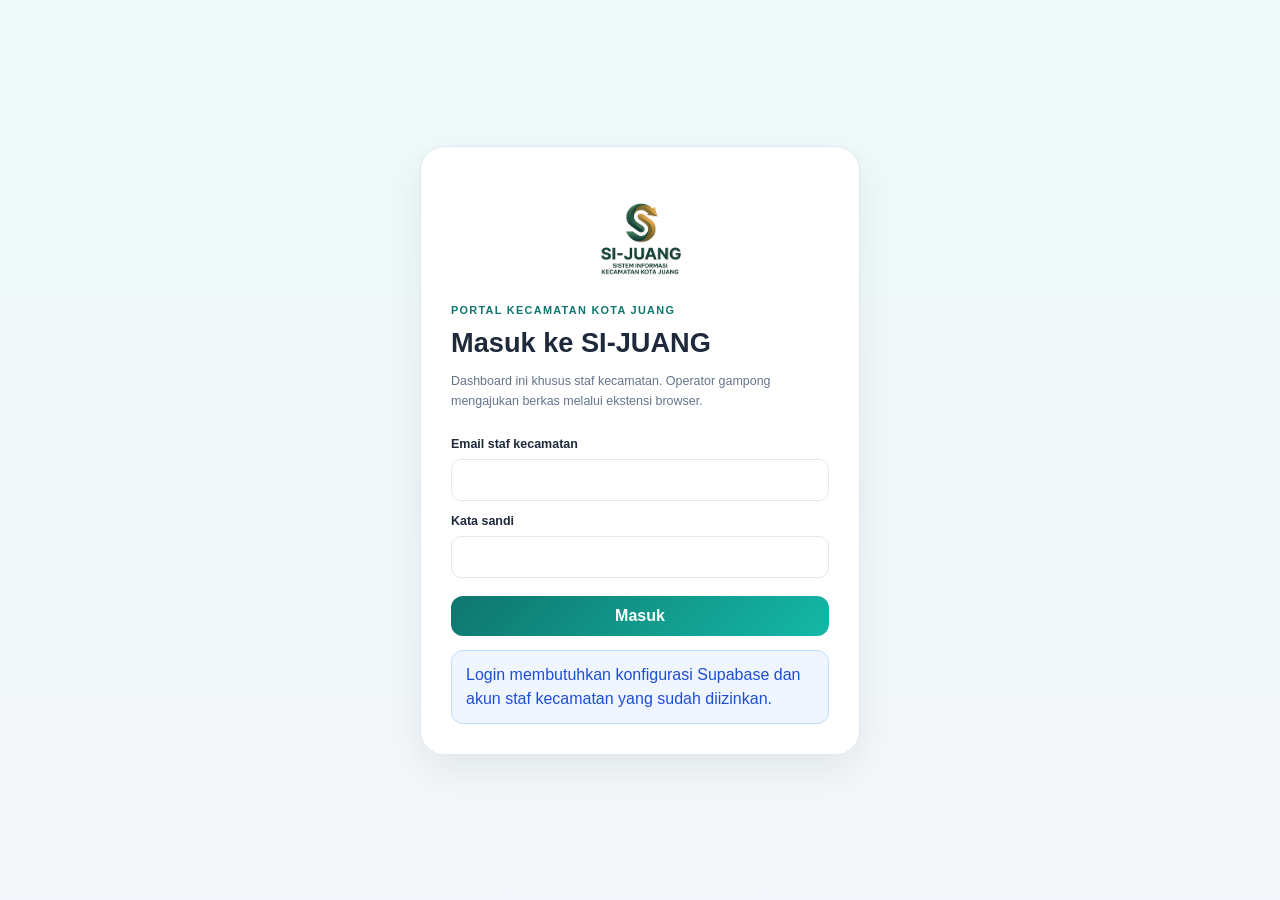
<file: index.html>
<!DOCTYPE html>
<html lang="id">
  <head>
    <meta charset="UTF-8" />
    <meta name="viewport" content="width=device-width, initial-scale=1.0" />
    <title>Si-Juang Dashboard</title>
    <link rel="icon" type="image/png" href="assets/sijuang-icon-48.png" />
    <link rel="stylesheet" href="css/styles.css" />
  </head>
  <body>
    <main id="loginView" class="login-view">
      <section class="login-card">
        <img class="brand-logo login-brand" src="assets/sijuang-logo.png" alt="SI-JUANG — Sistem Informasi Kecamatan Kota Juang" />
        <p class="login-eyebrow">PORTAL KECAMATAN KOTA JUANG</p>
        <h1>Masuk ke SI-JUANG</h1>
        <p class="muted">Dashboard ini khusus staf kecamatan. Operator gampong mengajukan berkas melalui ekstensi browser.</p>
        <form id="adminLoginForm" class="stack-form" novalidate>
          <label for="adminEmail">Email staf kecamatan</label>
          <input id="adminEmail" type="email" autocomplete="username" required />
          <label for="adminPassword">Kata sandi</label>
          <input id="adminPassword" type="password" autocomplete="current-password" required />
          <button id="adminLoginButton" class="primary-btn" type="submit">Masuk</button>
        </form>
        <div id="loginMessage" class="result-box info" aria-live="polite">Login membutuhkan konfigurasi Supabase dan akun staf kecamatan yang sudah diizinkan.</div>
      </section>
    </main>

    <div id="appShell" class="app-shell hidden">
      <aside class="sidebar">
        <div class="brand">
          <img class="brand-logo sidebar-brand" src="assets/sijuang-icon-48.png" alt="" />
          <div>
            <h1>Si-Juang</h1>
            <p>Sistem Informasi Kecamatan Kota Juang</p>
          </div>
        </div>

        <nav class="nav-group">
          <p class="nav-group-title">Navigasi</p>
          <div class="nav-list">
            <button class="nav-item active" type="button" data-view="dashboard"><span class="emoji">01</span> Dashboard</button>
            <button class="nav-item" type="button" data-view="pelayanan"><span class="emoji">02</span> Pelayanan & Surat</button>
            <button class="nav-item" type="button" data-view="operator"><span class="emoji">03</span> Manajemen Akun Kecamatan</button>
            <button class="nav-item" type="button" data-view="leaderboard"><span class="emoji">04</span> Leaderboard</button>
          </div>
        </nav>

        <div class="sidebar-footer">
          <div class="user-row">
            <div class="user-badge">ADM</div>
            <div>
              <div class="user-name" id="signedInUser">Staf Kecamatan</div>
              <div class="sidebar-caption">Operator gampong menggunakan ekstensi</div>
            </div>
          </div>
          <button id="logoutButton" class="logout-button" type="button">Keluar</button>
        </div>
      </aside>

      <main class="main">
        <header class="topbar">
          <div class="page-title">
            <h2 id="pageTitle">Dashboard Analitik</h2>
            <p id="pageSubtitle">Ringkasan statistik dan pencarian status surat.</p>
          </div>
          <div class="badge-status">Portal Kecamatan</div>
        </header>

        <section class="dashboard-section view-page" id="view-dashboard">
          <div class="hero-box">
            <div class="page-title">
              <h2>Ringkasan dokumen dan status surat</h2>
              <p>Statistik diambil langsung dari pengajuan operator di Supabase.</p>
            </div>

            <div class="hero-grid">
              <div class="stats-grid" id="statsGrid"></div>

              <div class="panel status-check">
                <h3>Cek status surat</h3>
                <form id="statusForm">
                  <input id="nomorSurat" type="text" placeholder="Masukkan nomor surat" />
                  <button class="primary-btn" type="submit">Cek</button>
                </form>
                <div id="statusResult" class="result-box info">Silakan masukkan nomor surat untuk mengecek status.</div>
              </div>
            </div>
          </div>

        </section>

        <section class="dashboard-section view-page hidden" id="view-pelayanan">
          <div class="workflow-grid">
            <div class="panel">
              <h3>Pengajuan dari operator</h3>
              <p class="muted">Daftar di bawah diperbarui dari database Supabase. Pilih status pada kolom Aksi lalu klik Simpan; riwayat ekstensi akan ikut diperbarui otomatis. Pengajuan baru dikirim operator melalui ekstensi SI-JUANG.</p>
              <div id="submissionLoadMessage" class="result-box info" role="status" aria-live="polite">Memuat pengajuan...</div>
            </div>

            <div class="panel">
              <h3>Kirim berkas melalui WhatsApp</h3>
              <p class="muted">Pilih pengajuan untuk mengisi tautan Drive secara otomatis. Tautan akan dimasukkan ke pesan WhatsApp; WhatsApp Web tidak mengizinkan lampiran file lokal dikirim otomatis dari halaman ini.</p>
              <form id="whatsappForm" class="stack-form">
                <label for="waSubmission">Pilih pengajuan</label>
                <select id="waSubmission">
                  <option value="">Pilih pengajuan untuk mengisi tautan Drive</option>
                </select>
                <label for="waRecipient">Nama penerima (opsional)</label>
                <input id="waRecipient" type="text" placeholder="Nama Geuchik / pemohon" />
                <label for="waPhone">Nomor WhatsApp tujuan</label>
                <input id="waPhone" type="tel" placeholder="62812xxxxxxxx" required />
                <label for="waDocCode">Kode / nomor surat</label>
                <input id="waDocCode" type="text" placeholder="Terisi otomatis dari pengajuan" />
                <label for="waDriveLink">Tautan berkas Google Drive</label>
                <input id="waDriveLink" type="url" placeholder="Pilih pengajuan atau tempel tautan Drive" required />
                <div class="small-text">Pastikan penerima WhatsApp memiliki izin untuk membuka tautan Drive.</div>
                <label for="waMessage">Isi pesan (bisa diedit)</label>
                <textarea id="waMessage" rows="7"></textarea>
                <button class="primary-btn" type="submit">Buka WhatsApp Web</button>
              </form>
              <div id="waResult" class="result-box info" aria-live="polite">Isi nomor tujuan untuk menyiapkan pesan WhatsApp.</div>
            </div>
          </div>

          <div class="admin-actions">
            <button id="refreshSubmissions" class="secondary-btn" type="button">Muat ulang pengajuan</button>
          </div>

          <div class="table-wrap">
            <table>
              <thead>
                <tr>
                  <th>Nomor Surat</th>
                  <th>Tanggal</th>
                  <th>Gampong</th>
                  <th>Jenis</th>
                  <th>Link Drive</th>
                  <th>Status</th>
                  <th>Ubah status</th>
                </tr>
              </thead>
              <tbody id="tableBody"></tbody>
            </table>
          </div>
        </section>

        <section class="dashboard-section view-page hidden" id="view-operator">
          <div class="panel">
            <h2>Manajemen Akun Kecamatan</h2>
            <p class="muted">Daftar akun staf kecamatan dan pengaturan hak akses memerlukan backend SI-JUANG. Menu ini belum dapat mengelola akun sungguhan.</p>
            <div class="notice-box">
              <strong>Belum terhubung ke backend</strong>
              <p>Untuk keamanan, akun staf tidak dibuat atau diubah dari halaman publik ini. Setelah Supabase Auth dan kebijakan admin disiapkan, halaman ini dapat menampilkan serta mengelola akun kecamatan secara aman. Akun operator gampong hanya untuk ekstensi browser.</p>
            </div>
          </div>
        </section>

        <section class="dashboard-section view-page hidden" id="view-leaderboard">
          <div class="panel">
            <h2>Leaderboard Pengajuan</h2>
            <p class="muted">Hanya naskah dengan status Selesai TTE yang dihitung. Pengajuan ditolak, dibatalkan, atau masih diproses belum masuk peringkat.</p>
            <div class="table-wrap leaderboard-wrap">
              <table>
                <thead>
                  <tr><th>Peringkat</th><th>Gampong</th><th>Jumlah Naskah Selesai TTE</th></tr>
                </thead>
                <tbody id="leaderboardBody"></tbody>
              </table>
            </div>
          </div>
        </section>
      </main>
    </div>

    <script src="config.js"></script>
    <script src="js/auth.js"></script>
    <script src="js/app.js"></script>
  </body>
</html>
</file>
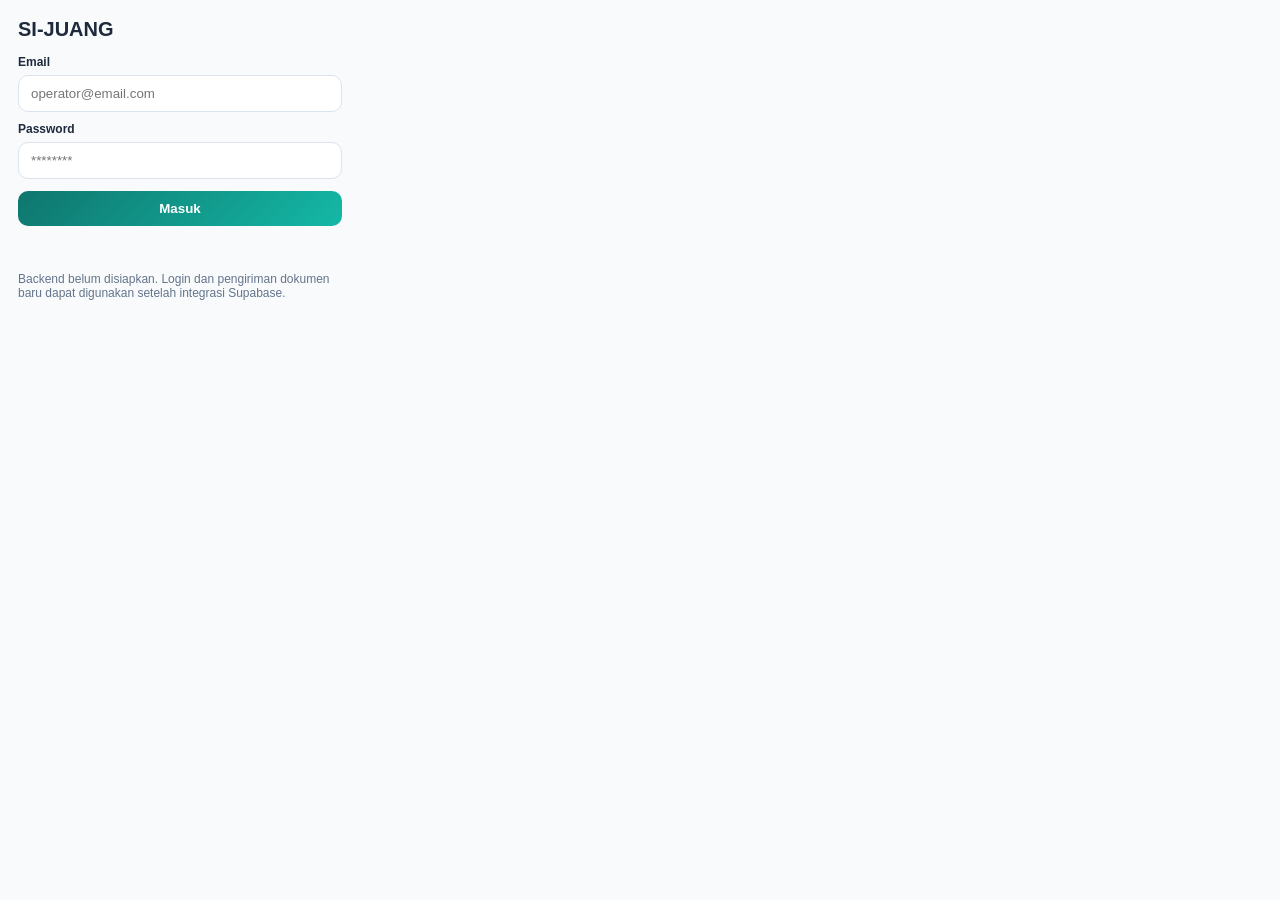
<file: popup.html>
<!DOCTYPE html>
<html lang="id">
  <head>
    <meta charset="UTF-8" />
    <meta name="viewport" content="width=device-width, initial-scale=1.0" />
    <title>SI-JUANG</title>
    <style>
      body { width: 360px; margin: 0; font-family: Arial, sans-serif; background: #f8fafc; color: #1e293b; }
      .wrap { padding: 18px; }
      h2 { margin: 0 0 14px; font-size: 20px; }
      label { display:block; margin:10px 0 6px; font-weight:700; font-size: 12px; }
      input, button { width: 100%; box-sizing: border-box; border-radius: 10px; padding: 10px 12px; }
      input { border: 1px solid #dbe3ef; }
      button { margin-top: 12px; background: linear-gradient(135deg, #0f766e, #14b8a6); color: white; border:0; font-weight:700; cursor:pointer; }
      .small { font-size: 12px; color: #64748b; }
      .msg { margin-top: 12px; min-height: 20px; font-size: 12px; }
      .error { color: #b91c1c; }
      .success { color: #047857; }
    </style>
  </head>
  <body>
    <div class="wrap">
      <h2>SI-JUANG</h2>
      <form id="loginForm">
        <label>Email</label>
        <input id="email" type="email" placeholder="operator@email.com" required />
        <label>Password</label>
        <input id="password" type="password" placeholder="********" required />
        <button type="submit">Masuk</button>
      </form>

      <div id="msg" class="msg"></div>
      <div class="small" style="margin-top: 14px;">Backend belum disiapkan. Login dan pengiriman dokumen baru dapat digunakan setelah integrasi Supabase.</div>
    </div>

    <script src="config.js"></script>
    <script src="popup.js"></script>
  </body>
</html>
</file>
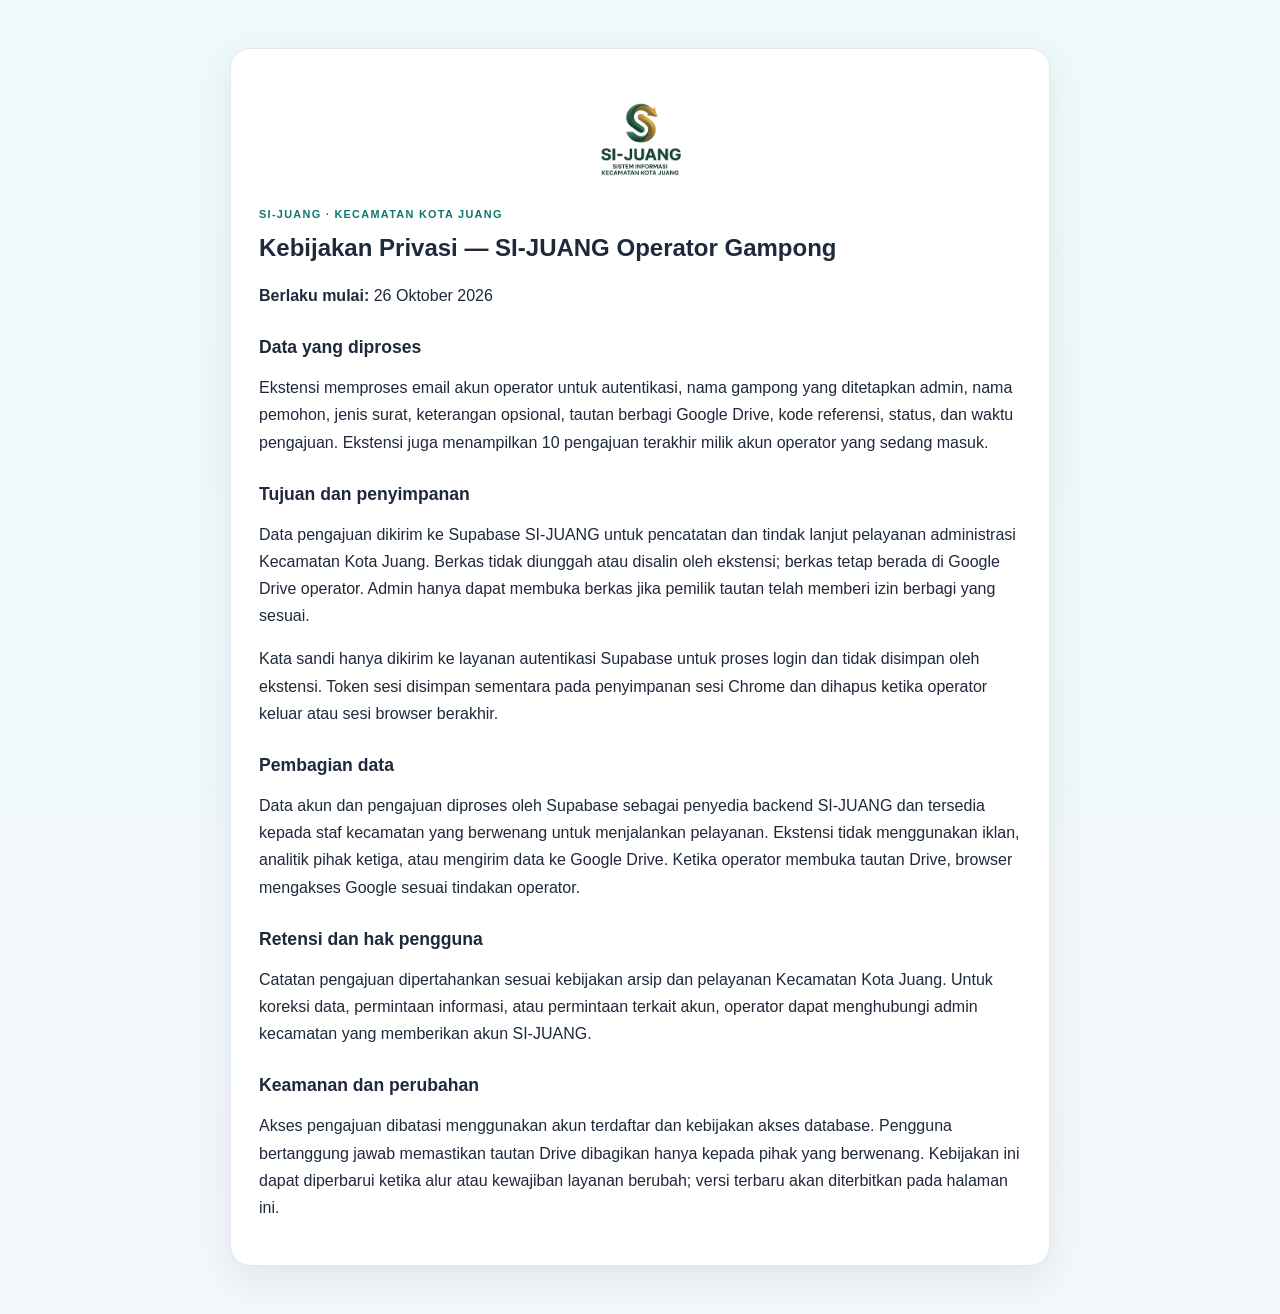
<file: privacy.html>
<!doctype html>
<html lang="id">
  <head>
    <meta charset="utf-8" />
    <meta name="viewport" content="width=device-width, initial-scale=1" />
    <meta name="description" content="Kebijakan privasi ekstensi SI-JUANG Operator Gampong." />
    <title>Kebijakan Privasi — SI-JUANG</title>
    <link rel="icon" type="image/png" href="assets/sijuang-icon-48.png" />
    <link rel="stylesheet" href="css/styles.css" />
    <style>
      .privacy-main { width: min(100% - 32px, 820px); margin: 48px auto; }
      .privacy-card { padding: 28px; border: 1px solid var(--line); border-radius: 20px; background: #fff; box-shadow: var(--shadow); }
      .privacy-card h1 { margin-top: 0; }
      .privacy-card h2 { margin-top: 28px; font-size: 1.1rem; }
      .privacy-card p, .privacy-card li { line-height: 1.7; }
    </style>
  </head>
  <body>
    <main class="privacy-main">
      <article class="privacy-card">
        <img src="assets/sijuang-logo.png" alt="SI-JUANG — Sistem Informasi Kecamatan Kota Juang" width="220" style="display:block;max-width:100%;height:auto;margin:0 auto 20px" />
        <p class="login-eyebrow">SI-JUANG · KECAMATAN KOTA JUANG</p>
        <h1>Kebijakan Privasi — SI-JUANG Operator Gampong</h1>
        <p><strong>Berlaku mulai:</strong> 26 Oktober 2026</p>

        <h2>Data yang diproses</h2>
        <p>Ekstensi memproses email akun operator untuk autentikasi, nama gampong yang ditetapkan admin, nama pemohon, jenis surat, keterangan opsional, tautan berbagi Google Drive, kode referensi, status, dan waktu pengajuan. Ekstensi juga menampilkan 10 pengajuan terakhir milik akun operator yang sedang masuk.</p>

        <h2>Tujuan dan penyimpanan</h2>
        <p>Data pengajuan dikirim ke Supabase SI-JUANG untuk pencatatan dan tindak lanjut pelayanan administrasi Kecamatan Kota Juang. Berkas tidak diunggah atau disalin oleh ekstensi; berkas tetap berada di Google Drive operator. Admin hanya dapat membuka berkas jika pemilik tautan telah memberi izin berbagi yang sesuai.</p>
        <p>Kata sandi hanya dikirim ke layanan autentikasi Supabase untuk proses login dan tidak disimpan oleh ekstensi. Token sesi disimpan sementara pada penyimpanan sesi Chrome dan dihapus ketika operator keluar atau sesi browser berakhir.</p>

        <h2>Pembagian data</h2>
        <p>Data akun dan pengajuan diproses oleh Supabase sebagai penyedia backend SI-JUANG dan tersedia kepada staf kecamatan yang berwenang untuk menjalankan pelayanan. Ekstensi tidak menggunakan iklan, analitik pihak ketiga, atau mengirim data ke Google Drive. Ketika operator membuka tautan Drive, browser mengakses Google sesuai tindakan operator.</p>

        <h2>Retensi dan hak pengguna</h2>
        <p>Catatan pengajuan dipertahankan sesuai kebijakan arsip dan pelayanan Kecamatan Kota Juang. Untuk koreksi data, permintaan informasi, atau permintaan terkait akun, operator dapat menghubungi admin kecamatan yang memberikan akun SI-JUANG.</p>

        <h2>Keamanan dan perubahan</h2>
        <p>Akses pengajuan dibatasi menggunakan akun terdaftar dan kebijakan akses database. Pengguna bertanggung jawab memastikan tautan Drive dibagikan hanya kepada pihak yang berwenang. Kebijakan ini dapat diperbarui ketika alur atau kewajiban layanan berubah; versi terbaru akan diterbitkan pada halaman ini.</p>
      </article>
    </main>
  </body>
</html>
</file>
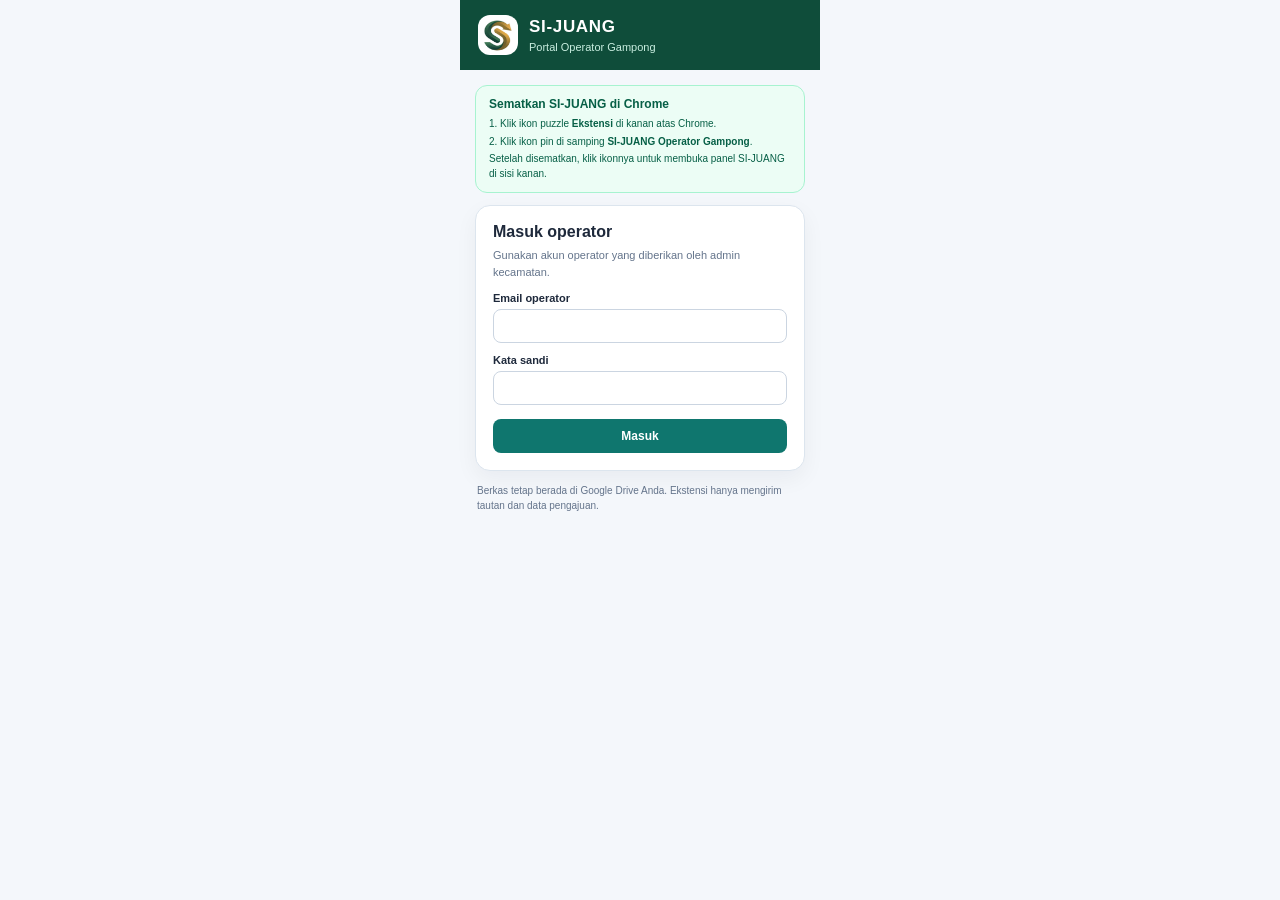
<file: extension/popup.html>
<!doctype html>
<html lang="id">
  <head>
    <meta charset="utf-8" />
    <meta name="viewport" content="width=device-width, initial-scale=1" />
    <title>SI-JUANG Operator</title>
    <link rel="stylesheet" href="popup.css" />
  </head>
  <body>
    <header class="header">
      <img class="logo" src="assets/icon-128.png" alt="" />
      <div>
        <h1>SI-JUANG</h1>
        <p>Portal Operator Gampong</p>
      </div>
    </header>

    <main>
      <aside class="pin-tip" aria-label="Panduan menyematkan ekstensi">
        <h2>Sematkan SI-JUANG di Chrome</h2>
        <p>1. Klik ikon puzzle <strong>Ekstensi</strong> di kanan atas Chrome.</p>
        <p>2. Klik ikon pin di samping <strong>SI-JUANG Operator Gampong</strong>.</p>
        <p>Setelah disematkan, klik ikonnya untuk membuka panel SI-JUANG di sisi kanan.</p>
      </aside>

      <form id="loginForm" class="panel" novalidate>
        <h2>Masuk operator</h2>
        <p class="hint">Gunakan akun operator yang diberikan oleh admin kecamatan.</p>
        <label for="email">Email operator</label>
        <input id="email" type="email" autocomplete="username" required />
        <label for="password">Kata sandi</label>
        <input id="password" type="password" autocomplete="current-password" required />
        <button id="loginButton" type="submit">Masuk</button>
      </form>

      <form id="submissionForm" class="panel hidden" novalidate>
        <div class="account-row">
          <div>
            <h2>Pengajuan berkas</h2>
            <p id="operatorIdentity" class="hint"></p>
          </div>
          <button id="logoutButton" class="text-button" type="button">Keluar</button>
        </div>

        <label for="jenisSurat">Jenis surat</label>
        <select id="jenisSurat" required></select>

        <label for="namaPemohon">Nama pemohon</label>
        <input id="namaPemohon" type="text" maxlength="120" autocomplete="name" required />

        <label for="keterangan">Keterangan <span class="optional">(opsional)</span></label>
        <textarea id="keterangan" rows="3" maxlength="1000"></textarea>

        <label for="driveUrl">Tautan berkas Google Drive</label>
        <input
          id="driveUrl"
          type="url"
          placeholder="https://drive.google.com/..."
          autocomplete="url"
          required
        />
        <p class="hint">Atur akses tautan agar admin kecamatan dapat membuka atau mengunduh berkas.</p>

        <button id="submitButton" type="submit">Kirim pengajuan</button>
      </form>

      <section id="historyPanel" class="panel history-panel hidden" aria-labelledby="historyTitle">
        <div class="account-row">
          <div>
            <h2 id="historyTitle">Riwayat pengajuan</h2>
            <p class="hint">10 pengajuan terakhir. Status diperbarui otomatis setiap 30 detik selama ekstensi terbuka.</p>
          </div>
          <button id="refreshHistoryButton" class="text-button" type="button">Muat ulang</button>
        </div>
        <p id="historyMessage" class="hint history-message" aria-live="polite">Memuat riwayat...</p>
        <ol id="historyList" class="history-list"></ol>
      </section>

      <div id="message" class="message hidden" role="status" aria-live="polite"></div>
      <p class="footer-note">Berkas tetap berada di Google Drive Anda. Ekstensi hanya mengirim tautan dan data pengajuan.</p>
    </main>

    <script src="config.js"></script>
    <script src="popup.js"></script>
  </body>
</html>
</file>
<file: css/styles.css>
:root {
  --bg: #f4f7fb;
  --panel: #ffffff;
  --panel-alt: #f8fafc;
  --primary: #0f766e;
  --primary-2: #14b8a6;
  --warning: #f59e0b;
  --danger: #ef4444;
  --success: #22c55e;
  --text: #1e293b;
  --muted: #64748b;
  --line: #e2e8f0;
  --shadow: 0 14px 40px rgba(15, 23, 42, 0.08);
}

* { box-sizing: border-box; }
html { scroll-behavior: smooth; }
body {
  margin: 0;
  font-family: "Segoe UI", Arial, sans-serif;
  background: linear-gradient(180deg, #eefaf9 0%, var(--bg) 100%);
  color: var(--text);
}

a { color: inherit; text-decoration: none; }
button, input, select { font: inherit; }
.hidden { display: none !important; }

.login-view {
  min-height: 100vh;
  display: grid;
  place-items: center;
  padding: 24px;
}
.login-card {
  width: min(100%, 440px);
  padding: 30px;
  border: 1px solid var(--line);
  border-radius: 24px;
  background: var(--panel);
  box-shadow: var(--shadow);
}
.brand-logo { display: block; object-fit: contain; }
.login-brand { width: min(100%, 220px); height: auto; margin: 0 auto 20px; }
.sidebar-brand {
  width: 46px;
  height: 46px;
  flex: 0 0 46px;
  border-radius: 12px;
  background: #fff;
  padding: 3px;
}
.login-eyebrow {
  color: var(--primary);
  font-size: 0.68rem;
  font-weight: 800;
  letter-spacing: 0.12em;
}
.login-card h1 { margin: 8px 0; font-size: 1.7rem; }
.login-card .muted { line-height: 1.6; }
.login-card .stack-form { margin-top: 20px; }
.login-card .primary-btn { width: 100%; margin-top: 10px; }
#loginMessage { line-height: 1.5; }

.app-shell {
  display: flex;
  min-height: 100vh;
}

.sidebar {
  width: 260px;
  background: linear-gradient(180deg, #0f172a 0%, #0f172a 100%);
  color: white;
  padding: 24px 18px;
  position: sticky;
  top: 0;
  height: 100vh;
  overflow-y: auto;
  display: flex;
  flex-direction: column;
}

.brand {
  display: flex;
  align-items: center;
  gap: 12px;
  padding: 8px 10px 18px;
  border-bottom: 1px solid rgba(255,255,255,0.1);
  margin-bottom: 18px;
}

.brand h1 { margin: 0; font-size: 1.2rem; }
.brand p { margin: 0; color: #9ec5d7; font-size: 0.65rem; }

.nav-group { margin-top: 18px; }
.nav-group-title {
  font-size: 0.64rem; text-transform: uppercase; letter-spacing: 0.14em; color: #94a3b8; margin: 0 10px 10px;
}
.nav-list { display: flex; flex-direction: column; gap: 8px; }
.nav-item {
  display: flex; align-items: center; gap: 10px; width: 100%; border: 0; background: transparent; color: #cbd5e1; border-radius: 12px; padding: 12px 12px; cursor:pointer; text-align:left; transition: 0.2s ease;
}
.nav-item:hover, .nav-item.active {
  background: rgba(20,184,166,.14); color: #ffffff; transform: translateX(2px);
}
.nav-item .emoji { font-size: 1.1rem; }

.sidebar-footer {
  margin-top: 16px;
  background: rgba(15, 23, 42, 0.72); border:1px solid rgba(255,255,255,.08); border-radius: 16px; padding: 12px;
  flex-shrink: 0;
}
.user-row { display:flex; align-items:center; gap:10px; }
.user-badge {
  width: 38px; height: 38px; border-radius: 12px; background: rgba(52,211,153,.12); border:1px solid rgba(52,211,153,.3); display:grid; place-items: center; color:#7ef5d3; font-weight:800;
}
.user-name { font-weight:700; }
.sidebar-caption { margin-top: 3px; color: #9ec5d7; font-size: 0.68rem; line-height: 1.4; }
.logout-button {
  width: 100%;
  margin-top: 12px;
  padding: 8px 10px;
  border: 1px solid rgba(148,163,184,.3);
  border-radius: 10px;
  background: transparent;
  color: #dfe8f5;
  cursor: pointer;
}
.logout-button:hover { background: rgba(255,255,255,.08); }

.main {
  flex: 1; padding: 20px 24px 40px; min-width: 0;
}
.topbar {
  display:flex; justify-content:space-between; align-items:center; padding: 14px 0 20px;
}
.page-title h2 { margin:0; font-size:1.7rem; }
.page-title p { margin:6px 0 0; color:var(--muted); }
.badge-status {
  background: #ecfdf5; color: #047857; border: 1px solid #bbf7d0; border-radius: 999px; padding: 8px 14px; font-weight:700; font-size: 0.74rem;
}

.dashboard-section { display: grid; gap: 24px; }
.hero-box {
  background: linear-gradient(135deg, #ffffff, #f4fbfb); border:1px solid var(--line); border-radius: 24px; box-shadow: var(--shadow); padding: 22px;
}
.hero-grid {
  display: grid; grid-template-columns: 1.5fr 1fr; gap: 18px; margin-top: 18px;
}

.stats-grid {
  display: grid; grid-template-columns: repeat(4, minmax(140px,1fr)); gap: 14px;
}
.stat-card {
  background: var(--panel); border:1px solid var(--line); border-radius: 18px; padding: 16px; box-shadow: 0 8px 22px rgba(15,23,42,.03);
}
.stat-label { color: var(--muted); font-size: 0.72rem; text-transform: uppercase; letter-spacing: 0.1em; }
.stat-value { font-size: 1.8rem; font-weight: 800; margin-top: 10px; }
.stat-trend { font-size: 0.72rem; margin-top: 6px; color: #0f766e; }
.stat-card.warning .stat-trend { color: #b45309; }
.stat-card.danger .stat-trend { color: #b91c1c; }

.panel {
  background: var(--panel); border:1px solid var(--line); border-radius: 20px; box-shadow: var(--shadow); padding: 18px;
}
.notice-box {
  margin-top: 18px;
  padding: 16px;
  border: 1px solid #fde68a;
  border-radius: 14px;
  background: #fffbeb;
  color: #92400e;
}
.notice-box p { margin-bottom: 0; line-height: 1.6; }
.leaderboard-wrap { margin-top: 18px; }
.status-check form {
  display: flex; gap:10px; margin-top: 12px; flex-wrap: wrap;
}
.status-check input {
  flex: 1; min-width: 180px; padding: 12px 14px; border: 1px solid var(--line); border-radius: 12px;
}
.primary-btn, .secondary-btn, .danger-btn {
  border: 0; border-radius: 12px; padding: 11px 16px; font-weight:700; cursor:pointer; transition: 0.2s ease;
}
.primary-btn {
  background: linear-gradient(135deg, var(--primary), var(--primary-2)); color: white;
}
.primary-btn:hover { filter: brightness(1.02); }
.secondary-btn {
  background: #eef2ff; color: #3730a3; border:1px solid #c7d2fe;
}
.danger-btn {
  background: #fee2e2; color: #b91c1c; border:1px solid #fecaca;
}

.result-box {
  margin-top: 14px; padding: 12px 14px; background: #f8fafc; border:1px solid var(--line); border-radius: 12px; min-height: 48px;
}
.result-box.success { background: #ecfdf5; border-color: #bbf7d0; color:#065f46; }
.result-box.error { background: #fef2f2; border-color: #fecaca; color:#991b1b; }
.result-box.info { background: #eff6ff; border-color: #bfdbfe; color:#1d4ed8; }

.admin-box {
  display: grid; grid-template-columns: 1.2fr 1fr; gap: 18px;
}
.workflow-grid {
  display: grid;
  grid-template-columns: minmax(0, 1fr) minmax(0, 1.2fr);
  gap: 18px;
}
.stack-form {
  display: grid;
  gap: 8px;
  margin-top: 14px;
}
.stack-form label {
  margin-top: 5px;
  font-size: 0.78rem;
  font-weight: 700;
}
.stack-form input,
.stack-form textarea {
  width: 100%;
  padding: 11px 12px;
  border: 1px solid var(--line);
  border-radius: 10px;
  background: #fff;
  color: var(--text);
}
.stack-form textarea {
  resize: vertical;
  line-height: 1.45;
}
.stack-form button {
  justify-self: start;
}
.muted, .small-text {
  color: var(--muted);
  font-size: 0.78rem;
  line-height: 1.5;
}
.small-text {
  min-height: 18px;
  margin-top: -4px;
}
.admin-actions {
  display: flex;
  gap: 10px;
  flex-wrap: wrap;
}
.quick-actions { display:grid; gap:12px; }
.quick-action {
  display:flex; justify-content:space-between; align-items:center; gap:12px; padding:12px 14px; border:1px solid var(--line); border-radius: 14px; background: var(--panel-alt);
}
.quick-action strong { display:block; }
.quick-action small { color: var(--muted); }

.table-wrap {
  overflow: auto; background: var(--panel); border:1px solid var(--line); border-radius: 22px; box-shadow: var(--shadow);
}
table { width:100%; border-collapse: collapse; min-width: 760px; }
th, td { padding: 14px 16px; border-bottom:1px solid var(--line); text-align:left; }
th {
  background: #f8fafc; color: var(--muted); text-transform: uppercase; letter-spacing: 0.08em; font-size: 0.7rem;
}
.status-pill {
  display:inline-flex; align-items:center; justify-content:center; padding:6px 10px; border-radius: 999px; font-size:0.72rem; font-weight:700;
}
.status-control { display:flex; align-items:center; gap:8px; min-width:260px; }
.status-select { min-width:150px; padding:9px 10px; border:1px solid var(--line); border-radius:10px; background:var(--panel); color:var(--text); }
.status-save { white-space:nowrap; }
.status-verifikasi { background: #fff7ed; color: #b45309; }
.status-srikandi { background: #eff6ff; color: #1d4ed8; }
.status-selesai { background: #ecfdf5; color: #047857; }
.status-ditolak { background: #fef2f2; color: #b91c1c; }
.status-batal { background: #f3f4f6; color: #4b5563; }

.link-btn {
  display:inline-flex; align-items:center; gap:8px; background: #eff6ff; color: #1d4ed8; border:1px solid #bfdbfe; border-radius: 10px; padding: 8px 12px; font-weight:700; font-size: 0.76rem;
}
.link-btn:hover { background:#dbeafe; }

@media (max-width: 980px) {
  .app-shell { display:block; }
  .sidebar { position: relative; width:100%; height:auto; }
  .main { padding-top: 0; }
  .hero-grid, .admin-box { grid-template-columns:1fr; }
  .workflow-grid { grid-template-columns: 1fr; }
}

@media (max-width: 640px) {
  .stats-grid { grid-template-columns: repeat(2, minmax(120px,1fr)); }
  .topbar { align-items:flex-start; flex-direction:column; gap:12px; }
}
</file>
<file: extension/popup.css>
:root {
  color-scheme: light;
  font-family: Arial, sans-serif;
  color: #1e293b;
  background: #f4f7fb;
}

* { box-sizing: border-box; }
body { width: min(360px, 100vw); min-width: 280px; margin: 0 auto; }
.header {
  display: flex;
  align-items: center;
  gap: 11px;
  padding: 15px 18px;
  color: #fff;
  background: #0f4d3a;
}
.logo {
  width: 40px;
  height: 40px;
  flex: 0 0 40px;
  object-fit: contain;
  border-radius: 12px;
  background: #fff;
  padding: 2px;
}
.header h1 { margin: 0; font-size: 17px; letter-spacing: .04em; }
.header p { margin: 4px 0 0; color: #c9eee0; font-size: 11px; }
main { padding: 15px; }
.pin-tip {
  margin-bottom: 12px;
  padding: 11px 13px;
  border: 1px solid #a7f3d0;
  border-radius: 12px;
  color: #065f46;
  background: #ecfdf5;
}
.pin-tip h2 { margin: 0 0 6px; font-size: 12px; }
.pin-tip p { margin: 3px 0 0; font-size: 10px; line-height: 1.45; }
.panel {
  padding: 17px;
  border: 1px solid #dce5ee;
  border-radius: 15px;
  background: #fff;
  box-shadow: 0 8px 22px rgba(15, 23, 42, .05);
}
.panel h2 { margin: 0; font-size: 16px; }
.hint { margin: 6px 0 12px; color: #64748b; font-size: 11px; line-height: 1.5; }
label { display: block; margin: 11px 0 5px; font-size: 11px; font-weight: 700; }
input, select, textarea {
  display: block;
  width: 100%;
  padding: 9px 10px;
  border: 1px solid #cbd5e1;
  border-radius: 8px;
  background: #fff;
  color: #1e293b;
  font: inherit;
  font-size: 12px;
}
textarea { resize: vertical; }
input:focus, select:focus, textarea:focus {
  outline: 2px solid #99f6e4;
  border-color: #0f766e;
}
button {
  width: 100%;
  margin-top: 14px;
  padding: 10px 12px;
  border: 0;
  border-radius: 8px;
  color: #fff;
  background: #0f766e;
  font-size: 12px;
  font-weight: 700;
  cursor: pointer;
}
button:hover { background: #0b5f59; }
button:disabled { cursor: wait; opacity: .65; }
.account-row { display: flex; justify-content: space-between; align-items: flex-start; gap: 10px; }
.account-row .hint { margin-bottom: 4px; }
.text-button {
  width: auto;
  margin: 0;
  padding: 5px 0;
  color: #0f766e;
  background: transparent;
}
.text-button:hover { color: #0b5f59; background: transparent; text-decoration: underline; }
.optional { color: #64748b; font-weight: 400; }
.message {
  margin-top: 12px;
  padding: 10px 12px;
  border: 1px solid #bfdbfe;
  border-radius: 9px;
  color: #1e40af;
  background: #eff6ff;
  font-size: 12px;
  line-height: 1.5;
}
.message.error { color: #991b1b; border-color: #fecaca; background: #fef2f2; }
.message.success { color: #065f46; border-color: #bbf7d0; background: #ecfdf5; }
.history-panel { margin-top: 12px; }
.history-message { margin-bottom: 0; }
.history-list { display: grid; gap: 9px; margin: 12px 0 0; padding: 0; list-style: none; }
.history-item { padding: 10px; border: 1px solid #e2e8f0; border-radius: 9px; background: #f8fafc; }
.history-item-header { display: flex; justify-content: space-between; align-items: flex-start; gap: 8px; }
.history-code { color: #0f4d3a; font-size: 11px; font-weight: 700; overflow-wrap: anywhere; }
.history-status { flex: 0 0 auto; padding: 3px 7px; border-radius: 999px; background: #e0f2fe; color: #075985; font-size: 9px; font-weight: 700; }
.history-type { margin: 6px 0 3px; font-size: 11px; line-height: 1.45; }
.history-meta { margin: 0; color: #64748b; font-size: 10px; line-height: 1.45; }
.history-link { display: inline-block; margin-top: 6px; color: #0f766e; font-size: 10px; font-weight: 700; text-decoration: underline; }
.footer-note { margin: 12px 2px 0; color: #64748b; font-size: 10px; line-height: 1.5; }
.hidden { display: none !important; }
</file>
